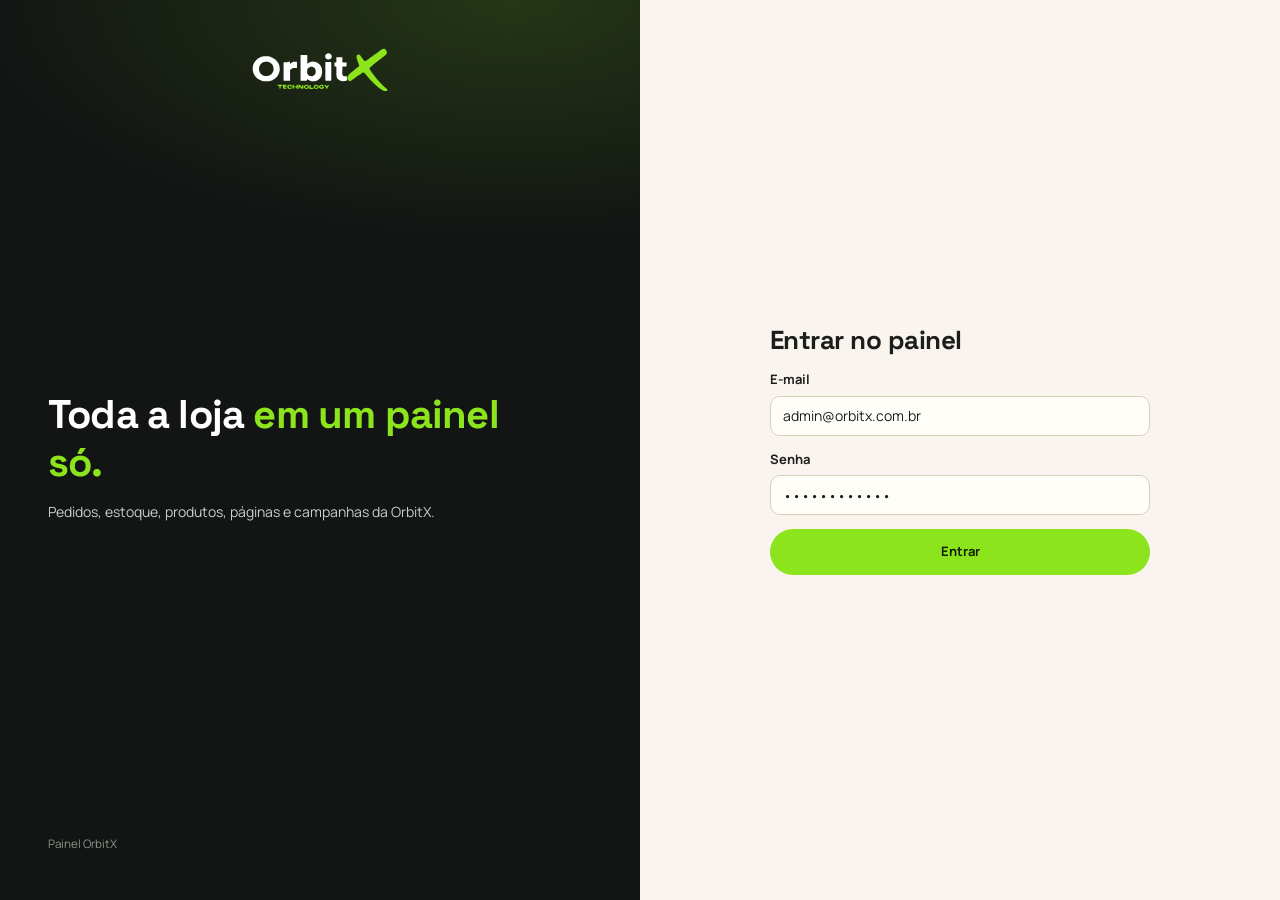
<file: admin/index.html>
<!doctype html>
<html lang="pt-BR" data-theme="light">
<head>
  <meta charset="utf-8">
  <meta name="viewport" content="width=device-width, initial-scale=1">
  <meta name="robots" content="noindex, nofollow">
  <title>OrbitX Admin</title>
  <link rel="icon" href="img/favicon.svg" type="image/svg+xml">
  <link rel="preconnect" href="https://fonts.googleapis.com">
  <link rel="preconnect" href="https://fonts.gstatic.com" crossorigin>
  <link href="https://fonts.googleapis.com/css2?family=Manrope:wght@400;500;600;700;800&family=Space+Grotesk:wght@500;600;700&display=swap" rel="stylesheet">
  <link rel="stylesheet" href="admin.css">
</head>
<body>
  <div id="app"></div>
  <noscript><p style="padding:24px">O painel precisa de JavaScript ativado.</p></noscript>
  <script src="config.js"></script>
  <script src="data.js"></script>
  <script src="app.js"></script>
</body>
</html>
</file>
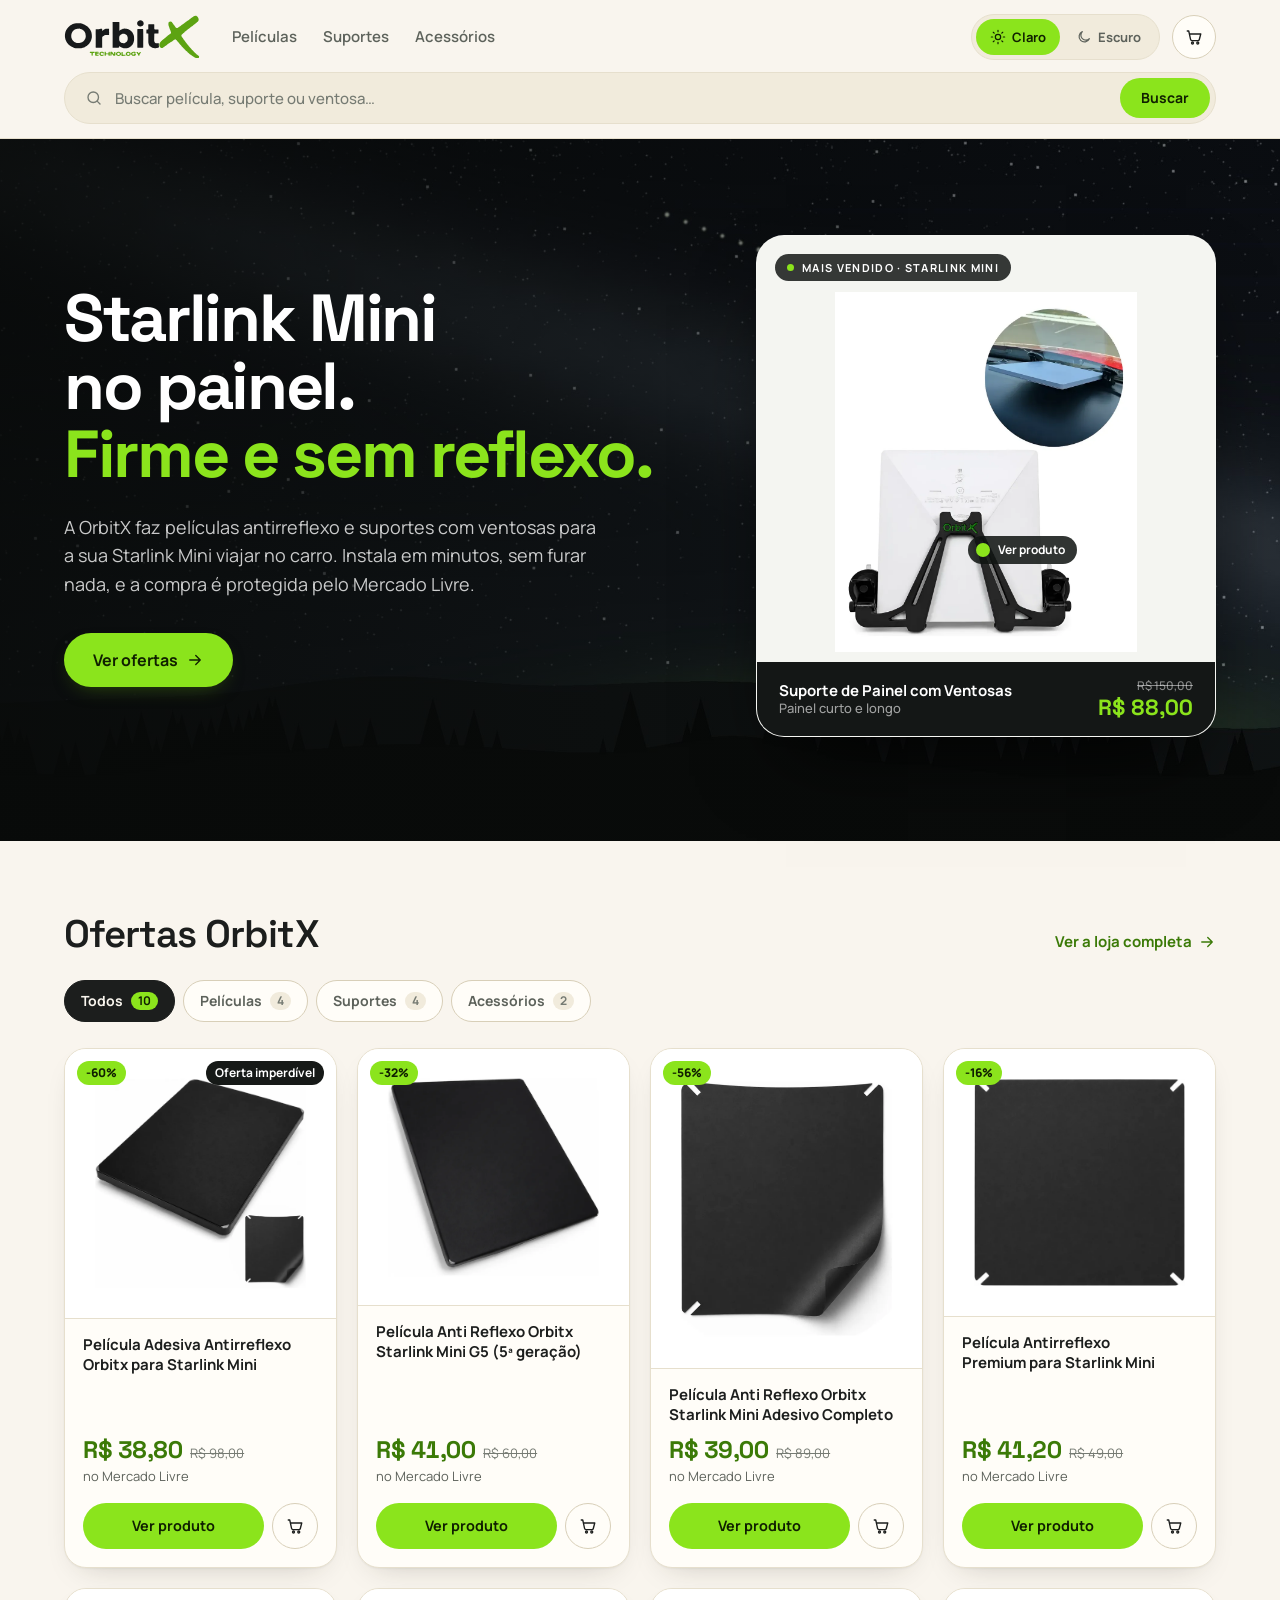
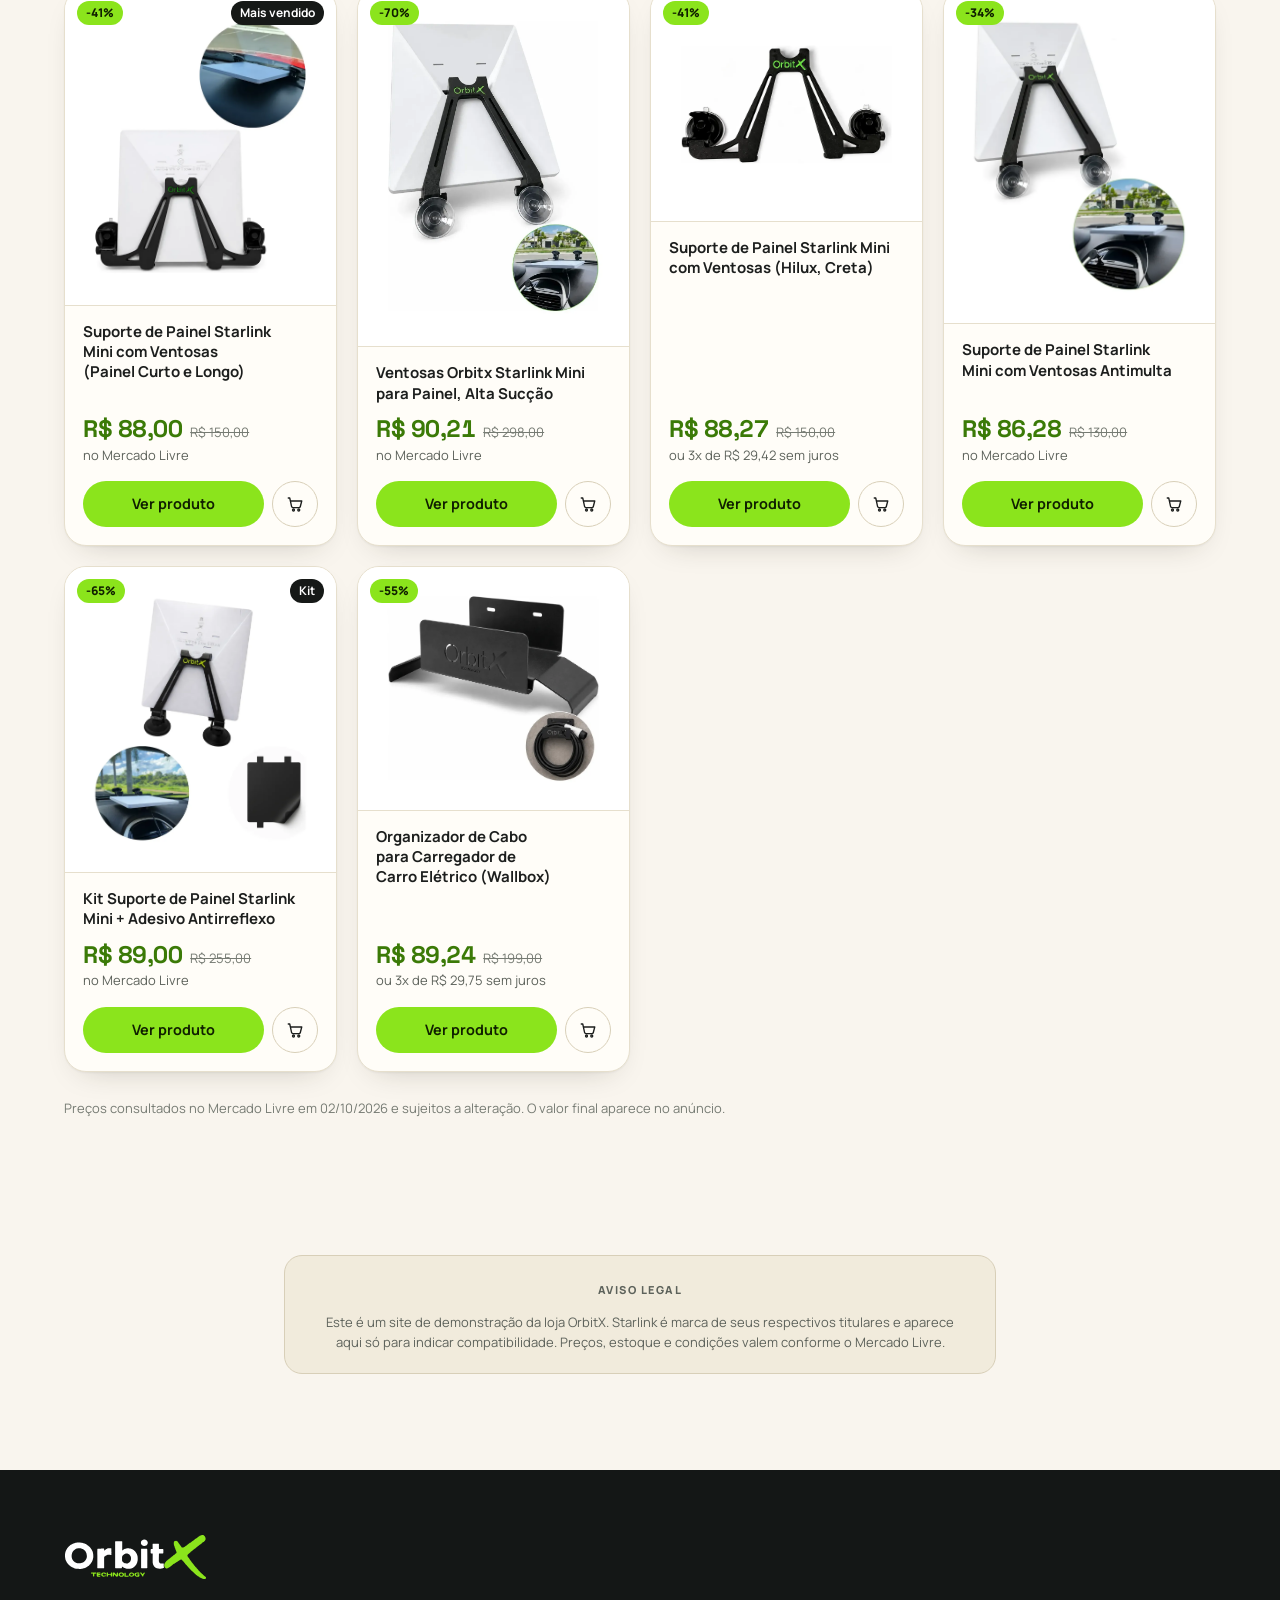
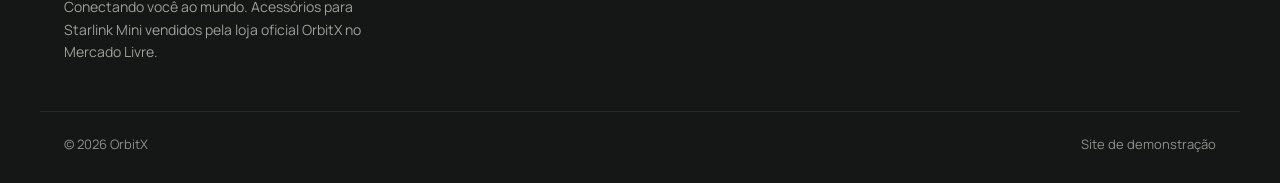
<file: site/index.html>
<!doctype html>
<html lang="pt-BR" data-theme="light" data-previa>
<head>
  <meta charset="utf-8">
  <meta name="viewport" content="width=device-width, initial-scale=1">
  <title>OrbitX | Acessórios para Starlink Mini</title>
  <meta name="description" content="Películas antirreflexo, suportes de painel e ventosas para Starlink Mini. Compre com segurança pelo Mercado Livre.">
  <meta name="theme-color" content="#f9f5ee">
  <link rel="icon" href="img/favicon.svg" type="image/svg+xml">
  <script>
    try { var t = localStorage.getItem("orbitx-tema"); if (t === "dark" || t === "light") document.documentElement.dataset.theme = t; } catch (e) {}
  </script>
  <link rel="preconnect" href="https://fonts.googleapis.com">
  <link rel="preconnect" href="https://fonts.gstatic.com" crossorigin>
  <link href="https://fonts.googleapis.com/css2?family=Manrope:wght@400;500;600;700;800&family=Space+Grotesk:wght@500;600;700&display=swap" rel="stylesheet">
  <link rel="stylesheet" href="styles.css?v=4">
</head>
<body>
  <svg width="0" height="0" style="position:absolute" aria-hidden="true">
    <symbol id="i-arrow" viewBox="0 0 24 24"><path d="M5 12h14M13 6l6 6-6 6"/></symbol>
    <symbol id="i-cart" viewBox="0 0 24 24"><path d="M3 4h2l2.4 11.2a2 2 0 0 0 2 1.6h7.7a2 2 0 0 0 2-1.5L21 8H6.2"/><circle cx="10" cy="20" r="1.3"/><circle cx="17" cy="20" r="1.3"/></symbol>
    <symbol id="i-search" viewBox="0 0 24 24"><circle cx="11" cy="11" r="7"/><path d="m20 20-3.5-3.5"/></symbol>
    <symbol id="i-sun" viewBox="0 0 24 24"><circle cx="12" cy="12" r="4"/><path d="M12 2v2M12 20v2M4.9 4.9l1.4 1.4M17.7 17.7l1.4 1.4M2 12h2M20 12h2M4.9 19.1l1.4-1.4M17.7 6.3l1.4-1.4"/></symbol>
    <symbol id="i-moon" viewBox="0 0 24 24"><path d="M20 14.5A8 8 0 1 1 9.5 4a6.5 6.5 0 0 0 10.5 10.5Z"/></symbol>
    <symbol id="i-truck" viewBox="0 0 24 24"><path d="M3 6h11v10H3zM14 9h4l3 3v4h-7"/><circle cx="7" cy="18" r="1.8"/><circle cx="17" cy="18" r="1.8"/></symbol>
    <symbol id="i-shield" viewBox="0 0 24 24"><path d="M12 3 4.5 6v6c0 4.4 3.2 7.8 7.5 9 4.3-1.2 7.5-4.6 7.5-9V6Z"/><path d="m8.8 12.2 2.2 2.2 4.4-4.6"/></symbol>
    <symbol id="i-card" viewBox="0 0 24 24"><rect x="3" y="5.5" width="18" height="13" rx="2.5"/><path d="M3 10h18M7 15h4"/></symbol>
    <symbol id="i-cup" viewBox="0 0 24 24"><path d="M5 19h14M7.5 19c0-3.5 2-5.5 4.5-5.5s4.5 2 4.5 5.5M12 13.5V5M9.5 5h5"/></symbol>
    <symbol id="i-car" viewBox="0 0 24 24"><path d="M4 16v-3.5l2-5A2 2 0 0 1 7.9 6h8.2a2 2 0 0 1 1.9 1.5l2 5V16M4 16h16M4 16v2.5M20 16v2.5M4 12.5h16"/></symbol>
    <symbol id="i-film" viewBox="0 0 24 24"><rect x="4" y="4" width="16" height="16" rx="2"/><path d="m4 9 5-5M4 15 15 4M9 20 20 9M15 20l5-5"/></symbol>
    <symbol id="i-plug" viewBox="0 0 24 24"><path d="M9 3v4M15 3v4M7 7h10v4a5 5 0 0 1-10 0zM12 16v5"/></symbol>
    <symbol id="i-close" viewBox="0 0 24 24"><path d="M6 6l12 12M18 6 6 18"/></symbol>
  </svg>

  <div class="announce so-completa" id="announce">
    <p><svg class="ico"><use href="#i-truck"/></svg> Frete grátis em diversos produtos, com a compra protegida pelo Mercado Livre</p>
    <button class="announce__close" type="button" aria-label="Fechar aviso"><svg class="ico"><use href="#i-close"/></svg></button>
  </div>

  <header class="header">
    <div class="wrap header__row">
      <a class="logo" href="#topo" aria-label="OrbitX Technology, início">
        <img class="logo--claro" src="img/logo-orbitx-claro.svg" alt="OrbitX Technology" width="152" height="49">
        <img class="logo--escuro" src="img/logo-orbitx.svg" alt="" width="152" height="49">
      </a>
      <nav class="nav" aria-label="Principal">
        <a href="#ofertas" data-filter-link="peliculas">Películas</a>
        <a href="#ofertas" data-filter-link="suportes">Suportes</a>
        <a href="#ofertas" data-filter-link="acessorios">Acessórios</a>
        <a class="so-completa" href="#instalar">Como instalar</a>
      </nav>
      <div class="header__tools">
        <div class="theme" role="group" aria-label="Aparência do site">
          <button type="button" class="theme__opt" data-theme-set="light" aria-pressed="true"><svg class="ico"><use href="#i-sun"/></svg><span>Claro</span></button>
          <button type="button" class="theme__opt" data-theme-set="dark" aria-pressed="false"><svg class="ico"><use href="#i-moon"/></svg><span>Escuro</span></button>
        </div>
        <a class="icon-btn" data-store-link href="#" target="_blank" rel="noopener" aria-label="Abrir a loja no Mercado Livre"><svg class="ico"><use href="#i-cart"/></svg></a>
      </div>
    </div>
    <div class="wrap">
      <form class="search" role="search">
        <svg class="ico"><use href="#i-search"/></svg>
        <input id="search" type="search" placeholder="Buscar película, suporte ou ventosa…" aria-label="Buscar produtos" autocomplete="off">
        <button class="btn btn--accent btn--sm" type="submit">Buscar</button>
      </form>
    </div>
  </header>

  <main id="topo">
    <section class="hero">
      <div class="wrap hero__grid">
        <div class="hero__copy">
          <h1>Starlink Mini no painel.<br><span>Firme e sem reflexo.</span></h1>
          <p class="hero__lead">A OrbitX faz películas antirreflexo e suportes com ventosas para a sua Starlink Mini viajar no carro. Instala em minutos, sem furar nada, e a compra é protegida pelo Mercado Livre.</p>
          <div class="hero__cta">
            <a class="btn btn--accent btn--lg" href="#ofertas">Ver ofertas <svg class="ico"><use href="#i-arrow"/></svg></a>
            <a class="btn btn--glass btn--lg so-completa" href="#uso">Escolher pelo uso</a>
          </div>
          <ul class="hero__chips so-completa">
            <li><svg class="ico"><use href="#i-truck"/></svg>Frete grátis em vários itens</li>
            <li><svg class="ico"><use href="#i-card"/></svg>Até 3x sem juros</li>
            <li><svg class="ico"><use href="#i-shield"/></svg>Compra garantida</li>
          </ul>
        </div>
        <a class="hero__card" data-product-link="5" href="#" target="_blank" rel="noopener">
          <span class="hero__tag"><span class="dot"></span>Mais vendido · Starlink Mini</span>
          <span class="hero__media"><img src="img/p5.webp" alt="Suporte de painel OrbitX com ventosas segurando uma Starlink Mini" width="1004" height="1200"></span>
          <span class="hero__hotspot"><span class="hero__pulse"></span>Ver produto</span>
          <span class="hero__foot">
            <span>Suporte de Painel com Ventosas<small>Painel curto e longo</small></span>
            <strong><s>R$ 150,00</s>R$ 88,00</strong>
          </span>
        </a>
      </div>
    </section>

    <section class="perks so-completa" aria-label="Vantagens">
      <div class="wrap perks__row">
        <div class="perk"><span class="perk__icon"><svg class="ico"><use href="#i-shield"/></svg></span><span><b>Compra garantida</b>pelo Mercado Livre</span></div>
        <div class="perk"><span class="perk__icon"><svg class="ico"><use href="#i-truck"/></svg></span><span><b>Frete grátis</b>em diversos produtos</span></div>
        <div class="perk"><span class="perk__icon"><svg class="ico"><use href="#i-card"/></svg></span><span><b>Até 3x</b>sem juros no cartão</span></div>
        <div class="perk"><span class="perk__icon"><svg class="ico"><use href="#i-cup"/></svg></span><span><b>Sem furos</b>fixação com ventosas</span></div>
      </div>
    </section>

    <section class="section" id="ofertas">
      <div class="wrap">
        <div class="section__head">
          <h2>Ofertas OrbitX</h2>
          <a class="link-more" data-store-link href="#" target="_blank" rel="noopener">Ver a loja completa <svg class="ico"><use href="#i-arrow"/></svg></a>
        </div>
        <div class="tabs" role="tablist" aria-label="Filtrar por categoria">
          <button class="tab is-active" type="button" role="tab" aria-selected="true" data-filter="todos">Todos <span>10</span></button>
          <button class="tab" type="button" role="tab" aria-selected="false" data-filter="peliculas">Películas <span>4</span></button>
          <button class="tab" type="button" role="tab" aria-selected="false" data-filter="suportes">Suportes <span>4</span></button>
          <button class="tab" type="button" role="tab" aria-selected="false" data-filter="acessorios">Acessórios <span>2</span></button>
        </div>
        <div class="grid" id="grid" aria-live="polite"></div>
        <div class="empty" id="empty" hidden>
          <p>Nenhum produto com esse nome.</p>
          <button class="btn btn--ghost btn--sm" type="button" id="clearSearch">Limpar a busca</button>
        </div>
        <p class="note">Preços consultados no Mercado Livre em 02/10/2026 e sujeitos a alteração. O valor final aparece no anúncio.</p>
      </div>
    </section>

    <section class="section section--flush so-completa">
      <div class="wrap spotlight">
        <a class="spotlight__media" data-product-link="9" href="#" target="_blank" rel="noopener">
          <span class="spotlight__tag"><span class="dot"></span>Kit completo</span>
          <img src="img/p9.webp" alt="Kit OrbitX com suporte de painel e película antirreflexo para Starlink Mini" loading="lazy">
          <span class="spotlight__price"><s>R$ 255,00</s>R$ 89,00<em>-65%</em></span>
        </a>
        <div class="spotlight__side">
          <h2>Suporte e película num pedido só</h2>
          <p>O kit junta o suporte de painel com ventosas e o adesivo antirreflexo. É o jeito mais simples de deixar a Starlink Mini pronta para a estrada.</p>
          <div class="mini-cards">
            <a class="mini" data-product-link="1" href="#" target="_blank" rel="noopener"><img src="img/p1.webp" alt="Película antirreflexo OrbitX" loading="lazy"><span>Película Antirreflexo</span><strong>R$ 38,80</strong></a>
            <a class="mini" data-product-link="6" href="#" target="_blank" rel="noopener"><img src="img/p6.webp" alt="Ventosas OrbitX de alta sucção" loading="lazy"><span>Ventosas de Alta Sucção</span><strong>R$ 90,21</strong></a>
          </div>
        </div>
      </div>
    </section>

    <section class="section section--flush so-completa" id="uso">
      <div class="wrap">
        <h2 class="section__title">Onde vai a sua Starlink?</h2>
        <div class="uses">
          <button class="use" type="button" data-filter-link="suportes">
            <span class="use__icon"><svg class="ico"><use href="#i-car"/></svg></span>
            <span class="use__kicker">Painel do carro</span>
            <span class="use__title">Suportes com ventosas</span>
            <span class="use__count">4 produtos</span>
            <span class="use__more">Ver suportes <svg class="ico"><use href="#i-arrow"/></svg></span>
          </button>
          <button class="use" type="button" data-filter-link="peliculas">
            <span class="use__icon"><svg class="ico"><use href="#i-film"/></svg></span>
            <span class="use__kicker">Para-brisa</span>
            <span class="use__title">Películas antirreflexo</span>
            <span class="use__count">4 produtos</span>
            <span class="use__more">Ver películas <svg class="ico"><use href="#i-arrow"/></svg></span>
          </button>
          <button class="use" type="button" data-filter-link="acessorios">
            <span class="use__icon"><svg class="ico"><use href="#i-cup"/></svg></span>
            <span class="use__kicker">Reposição</span>
            <span class="use__title">Ventosas de alta sucção</span>
            <span class="use__count">1 produto</span>
            <span class="use__more">Ver ventosas <svg class="ico"><use href="#i-arrow"/></svg></span>
          </button>
          <button class="use" type="button" data-filter-link="acessorios">
            <span class="use__icon"><svg class="ico"><use href="#i-plug"/></svg></span>
            <span class="use__kicker">Garagem</span>
            <span class="use__title">Carro elétrico</span>
            <span class="use__count">1 produto</span>
            <span class="use__more">Ver organizador <svg class="ico"><use href="#i-arrow"/></svg></span>
          </button>
        </div>

        <div class="stats">
          <div><b>10</b><span>produtos para Starlink Mini</span></div>
          <div><b>até 69%</b><span>de desconto na loja</span></div>
          <div><b>3x</b><span>sem juros no cartão</span></div>
          <div><b>0 furos</b><span>no painel do seu carro</span></div>
        </div>
      </div>
    </section>

    <section class="section section--paper so-completa" id="instalar">
      <div class="wrap">
        <h2 class="center">Instala em três passos</h2>
        <ol class="steps">
          <li><span class="step__n">1</span><b>Limpe o painel</b><p>Um pano úmido tira a poeira e a gordura do lugar das ventosas.</p></li>
          <li><span class="step__n">2</span><b>Fixe as ventosas</b><p>Pressione e trave. O suporte segura firme, sem cola e sem parafuso.</p></li>
          <li><span class="step__n">3</span><b>Encaixe a Starlink</b><p>A Mini entra no suporte e a película tira o brilho do para-brisa.</p></li>
        </ol>
      </div>
    </section>

    <section class="section so-completa">
      <div class="wrap">
        <div class="pro">
          <div class="pro__copy">
            <span class="pro__badge"><img src="img/favicon.svg" alt="" width="18" height="18">OrbitX na estrada</span>
            <h2>Feito para quem roda conectado.</h2>
            <p>Internet via satélite no carro só funciona se a antena ficar no lugar. A OrbitX desenha cada suporte para a Starlink Mini não escorregar nem em estrada de chão.</p>
            <a class="btn btn--accent btn--lg" href="#ofertas" data-filter-link="suportes">Ver os suportes <svg class="ico"><use href="#i-arrow"/></svg></a>
          </div>
          <div class="pro__cards">
            <div class="glass"><span class="glass__icon"><svg class="ico"><use href="#i-cup"/></svg></span><b>Ventosas de alta sucção</b><span>Seguram em painel curto ou longo.</span></div>
            <div class="glass"><span class="glass__icon"><svg class="ico"><use href="#i-film"/></svg></span><b>Sem reflexo</b><span>A película tira o brilho da antena.</span></div>
          </div>
        </div>
      </div>
    </section>

    <section class="section section--paper so-completa">
      <div class="wrap faq-wrap">
        <h2>Antes de comprar</h2>
        <div class="faq">
          <details><summary>Onde eu finalizo a compra?</summary><p>No Mercado Livre. Cada botão abre o anúncio oficial da OrbitX, com pagamento, frete e garantia do Mercado Livre.</p></details>
          <details><summary>O suporte serve no meu carro?</summary><p>Há versões para painel curto e longo, além de modelos pensados para Hilux e Creta. A compatibilidade completa está na descrição de cada anúncio.</p></details>
          <details><summary>Preciso furar o painel?</summary><p>Não. Os suportes fixam com ventosas e as películas são adesivas.</p></details>
          <details><summary>Tem película para a Starlink Mini G5?</summary><p>Sim, existe uma película específica para a 5ª geração da Starlink Mini.</p></details>
        </div>
      </div>
    </section>

    <section class="section section--legal">
      <div class="wrap">
        <div class="legal">
          <b>Aviso legal</b>
          <p>Este é um site de demonstração da loja OrbitX. Starlink é marca de seus respectivos titulares e aparece aqui só para indicar compatibilidade. Preços, estoque e condições valem conforme o Mercado Livre.</p>
        </div>
      </div>
    </section>
  </main>

  <footer class="footer">
    <div class="wrap footer__grid">
      <div class="footer__brand">
        <img src="img/logo-orbitx.svg" alt="OrbitX Technology" width="150" height="48">
        <p>Conectando você ao mundo. Acessórios para Starlink Mini vendidos pela loja oficial OrbitX no Mercado Livre.</p>
      </div>
      <div class="so-completa">
        <h3>Produtos</h3>
        <a href="#ofertas" data-filter-link="peliculas">Películas antirreflexo</a>
        <a href="#ofertas" data-filter-link="suportes">Suportes de painel</a>
        <a href="#ofertas" data-filter-link="acessorios">Ventosas e acessórios</a>
      </div>
      <div class="so-completa">
        <h3>Atendimento</h3>
        <a data-store-link href="#" target="_blank" rel="noopener">Loja no Mercado Livre</a>
        <a href="#instalar">Como instalar</a>
        <a href="#topo">Voltar ao topo</a>
      </div>
    </div>
    <div class="wrap footer__bottom">
      <span>© 2026 OrbitX</span>
      <span>Site de demonstração</span>
    </div>
  </footer>

  <script src="products.js?v=4"></script>
  <script src="app.js?v=4"></script>
</body>
</html>
</file>
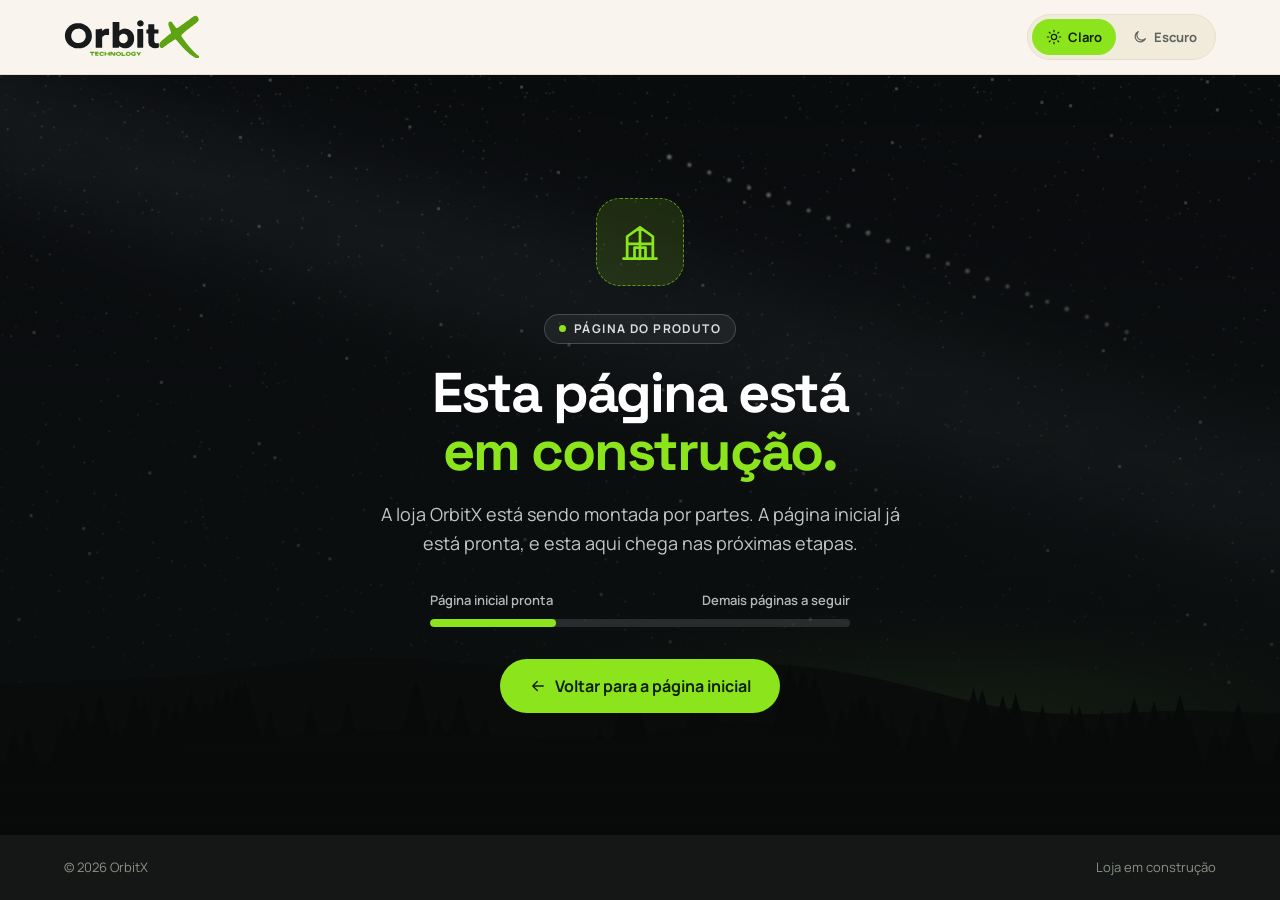
<file: site/em-construcao.html>
<!doctype html>
<html lang="pt-BR" data-theme="light">
<head>
  <meta charset="utf-8">
  <meta name="viewport" content="width=device-width, initial-scale=1">
  <title>Em construção | OrbitX</title>
  <meta name="robots" content="noindex">
  <meta name="theme-color" content="#f9f5ee">
  <link rel="icon" href="img/favicon.svg" type="image/svg+xml">
  <script>
    try { var t = localStorage.getItem("orbitx-tema"); if (t === "dark" || t === "light") document.documentElement.dataset.theme = t; } catch (e) {}
  </script>
  <link rel="preconnect" href="https://fonts.googleapis.com">
  <link rel="preconnect" href="https://fonts.gstatic.com" crossorigin>
  <link href="https://fonts.googleapis.com/css2?family=Manrope:wght@400;500;600;700;800&family=Space+Grotesk:wght@500;600;700&display=swap" rel="stylesheet">
  <link rel="stylesheet" href="styles.css?v=4">
</head>
<body class="obra">
  <svg width="0" height="0" style="position:absolute" aria-hidden="true">
    <symbol id="i-sun" viewBox="0 0 24 24"><circle cx="12" cy="12" r="4"/><path d="M12 2v2M12 20v2M4.9 4.9l1.4 1.4M17.7 17.7l1.4 1.4M2 12h2M20 12h2M4.9 19.1l1.4-1.4M17.7 6.3l1.4-1.4"/></symbol>
    <symbol id="i-moon" viewBox="0 0 24 24"><path d="M20 14.5A8 8 0 1 1 9.5 4a6.5 6.5 0 0 0 10.5 10.5Z"/></symbol>
    <symbol id="i-back" viewBox="0 0 24 24"><path d="M19 12H5M11 18l-6-6 6-6"/></symbol>
    <symbol id="i-obra" viewBox="0 0 24 24"><path d="M3 21h18M5 21V9l7-5 7 5v12M9 21v-6h6v6M5 13h14M12 4v17"/></symbol>
  </svg>

  <header class="header header--obra">
    <div class="wrap header__row">
      <a class="logo" href="./" aria-label="OrbitX Technology, página inicial">
        <img class="logo--claro" src="img/logo-orbitx-claro.svg" alt="OrbitX Technology" width="152" height="49">
        <img class="logo--escuro" src="img/logo-orbitx.svg" alt="" width="152" height="49">
      </a>
      <div class="header__tools">
        <div class="theme" role="group" aria-label="Aparência do site">
          <button type="button" class="theme__opt" data-theme-set="light" aria-pressed="true"><svg class="ico"><use href="#i-sun"/></svg><span>Claro</span></button>
          <button type="button" class="theme__opt" data-theme-set="dark" aria-pressed="false"><svg class="ico"><use href="#i-moon"/></svg><span>Escuro</span></button>
        </div>
      </div>
    </div>
  </header>

  <main class="obra__main">
    <div class="obra__box">
      <span class="obra__icon"><svg class="ico"><use href="#i-obra"/></svg></span>
      <span class="obra__chip"><span class="dot"></span><span id="pagina">Página do produto</span></span>
      <h1>Esta página está <span>em construção.</span></h1>
      <p>A loja OrbitX está sendo montada por partes. A página inicial já está pronta, e esta aqui chega nas próximas etapas.</p>
      <div class="obra__progress" aria-hidden="true">
        <div><span>Página inicial pronta</span><span>Demais páginas a seguir</span></div>
        <span class="obra__bar"><span></span></span>
      </div>
      <a class="btn btn--accent btn--lg" href="./"><svg class="ico"><use href="#i-back"/></svg>Voltar para a página inicial</a>
    </div>
  </main>

  <footer class="obra__foot">
    <div class="wrap"><span>© 2026 OrbitX</span><span>Loja em construção</span></div>
  </footer>

  <script>
    (function () {
      var nomes = { produto: "Página do produto", loja: "Loja completa", busca: "Busca", catalogo: "Catálogo" };
      var p = new URLSearchParams(location.search).get("pagina");
      if (nomes[p]) document.getElementById("pagina").textContent = nomes[p];
      var root = document.documentElement, meta = document.querySelector('meta[name="theme-color"]');
      function aplica(t) {
        root.dataset.theme = t;
        meta.content = t === "dark" ? "#0f1110" : "#f9f5ee";
        document.querySelectorAll("[data-theme-set]").forEach(function (b) { b.setAttribute("aria-pressed", b.dataset.themeSet === t); });
      }
      aplica(root.dataset.theme === "dark" ? "dark" : "light");
      document.querySelectorAll("[data-theme-set]").forEach(function (b) {
        b.addEventListener("click", function () { aplica(b.dataset.themeSet); try { localStorage.setItem("orbitx-tema", b.dataset.themeSet); } catch (e) {} });
      });
    })();
  </script>
</body>
</html>
</file>
<file: admin/admin.css>
/* Painel OrbitX: tokens do design "Admin OrbitX" no Claude Design (canvas OrbitX Loja). */
:root {
  --bg: #f9f5ee; --side: #f3eee3; --paper: #f1ebdc; --card: #fffdf8; --line: #e6dfcd; --line-strong: #d8cfb8;
  --text: #1c1e1d; --muted: #5d625b; --soft: #6c7169; --accent: #8be41c; --accent-ink: #102000; --accent-text: #3b7a07; --wash: #eef9dc;
  --header: rgba(249,245,238,.9); --shadow: 0 1px 2px rgba(40,35,20,.05), 0 12px 32px -22px rgba(40,35,20,.28);
  --ok-bg: #e3f3d0; --ok: #2f5f06; --info-bg: #dde9f7; --info: #1d4f86; --warn-bg: #f7ebd2; --warn: #7a4b05; --neutral-bg: #e8e6df; --neutral: #3e423c; --bad-bg: #f6dedb; --bad: #8a2416;
  --bar: #c5e99a;
  --display: "Space Grotesk", system-ui, sans-serif; --body: "Manrope", system-ui, -apple-system, "Segoe UI", sans-serif;
  color-scheme: light;
}
:root[data-theme="dark"] {
  --bg: #0f1110; --side: #121513; --paper: #151816; --card: #1a1d1b; --line: #262a27; --line-strong: #343a35;
  --text: #eef1ec; --muted: #a7ada4; --soft: #8d948a; --accent-text: #9be83a; --wash: #1d2b12;
  --header: rgba(15,17,16,.88); --shadow: 0 1px 2px rgba(0,0,0,.3), 0 14px 32px -22px rgba(0,0,0,.7);
  --ok-bg: #1f3510; --ok: #a9ec5c; --info-bg: #14263a; --info: #8cc0f5; --warn-bg: #352812; --warn: #f2c36b; --neutral-bg: #262a27; --neutral: #c9cec6; --bad-bg: #3a1915; --bad: #f39d90;
  --bar: #3c5a22;
  color-scheme: dark;
}

* { box-sizing: border-box; }
[hidden] { display: none !important; }
html, body { margin: 0; }
body { background: var(--bg); color: var(--text); font: 14px/1.5 var(--body); -webkit-font-smoothing: antialiased; transition: background-color .3s, color .3s; }
a { color: inherit; }
img { display: block; max-width: 100%; }
h1, h2, h3 { font-family: var(--display); letter-spacing: -0.02em; margin: 0; line-height: 1.2; }
h1 { font-size: 26px; }
h2 { font-size: 18px; }
h3 { font-size: 15px; }
button, input, select, textarea { font: inherit; color: inherit; }
::selection { background: var(--accent); color: var(--accent-ink); }
:focus-visible { outline: 2px solid var(--accent); outline-offset: 2px; }
.num { font-variant-numeric: tabular-nums; }
.muted { color: var(--muted); }
.soft { color: var(--soft); }
.sr { position: absolute; width: 1px; height: 1px; overflow: hidden; clip: rect(0 0 0 0); white-space: nowrap; }

/* Estrutura */
.shell { min-height: 100vh; display: flex; }
.side { width: 252px; flex: none; background: var(--side); border-right: 1px solid var(--line); padding: 18px 14px 24px; display: flex; flex-direction: column; gap: 18px; position: sticky; top: 0; height: 100vh; overflow-y: auto; }
.brand { display: flex; align-items: center; gap: 10px; padding: 0 8px; text-decoration: none; }
.brand img { height: 32px; width: auto; }
.pill-admin { font: 700 11px var(--body); letter-spacing: .1em; text-transform: uppercase; color: var(--accent-ink); background: var(--accent); padding: 3px 8px; border-radius: 999px; }
.nav-group { display: flex; flex-direction: column; gap: 2px; }
.nav-group > span:not(.nav-link) { font-weight: 800; font-size: 12px; letter-spacing: .08em; text-transform: uppercase; color: var(--text); padding: 0 10px 6px; }
.nav-link.off { opacity: .5; cursor: not-allowed; }
.nav-link.off:hover { background: none; color: var(--muted); }
.badge.badge--soon { white-space: nowrap; background: none; border: 1px solid var(--line-strong); color: var(--soft); font-size: 10px; padding: 1px 7px; }
.nav-link { display: flex; align-items: center; justify-content: space-between; gap: 8px; min-height: 38px; padding: 0 10px; border-radius: 10px; text-decoration: none; font-weight: 600; color: var(--muted); }
.nav-link:hover { color: var(--text); background: var(--paper); }
.nav-link.on { background: var(--wash); color: var(--accent-text); }
.nav-link > span { display: inline-flex; align-items: center; gap: 10px; }
.badge { font: 700 11px var(--body); padding: 2px 8px; border-radius: 999px; background: var(--accent); color: var(--accent-ink); }
.badge--beta { background: var(--warn-bg); color: var(--warn); text-transform: uppercase; letter-spacing: .06em; font-size: 10px; }
.ico { width: 18px; height: 18px; fill: none; stroke: currentColor; stroke-width: 1.8; stroke-linecap: round; stroke-linejoin: round; flex: none; }

.main { flex: 1; min-width: 0; display: flex; flex-direction: column; }
.top { position: sticky; top: 0; z-index: 30; display: flex; align-items: center; gap: 14px; flex-wrap: wrap; padding: 12px 28px; border-bottom: 1px solid var(--line); background: var(--header); backdrop-filter: blur(14px); }
.top .menu-btn { display: none; }
.search-global { flex: 1 1 260px; max-width: 460px; display: flex; align-items: center; gap: 10px; background: var(--paper); border: 1px solid var(--line); border-radius: 999px; padding: 0 16px; min-height: 42px; position: relative; }
.search-global input { flex: 1; min-width: 0; background: none; border: 0; outline: 0; font-weight: 500; }
.search-global:focus-within { border-color: var(--accent); }
.search-results { position: absolute; top: calc(100% + 6px); left: 0; right: 0; background: var(--card); border: 1px solid var(--line); border-radius: 14px; box-shadow: var(--shadow); padding: 6px; max-height: 360px; overflow: auto; }
.search-results a { display: flex; justify-content: space-between; gap: 10px; padding: 8px 10px; border-radius: 8px; text-decoration: none; }
.search-results a:hover, .search-results a:focus { background: var(--paper); outline: 0; }
.top-right { margin-left: auto; display: flex; align-items: center; gap: 12px; flex-wrap: wrap; }
.seg { display: flex; gap: 2px; padding: 4px; border-radius: 999px; background: var(--paper); border: 1px solid var(--line); }
.seg button { min-height: 32px; padding: 0 14px; border-radius: 999px; border: 0; cursor: pointer; font-weight: 700; font-size: 13px; background: transparent; color: var(--muted); }
.seg button[aria-pressed="true"] { background: var(--text); color: var(--bg); }
.me { display: flex; align-items: center; gap: 10px; line-height: 1.2; }
.avatar { width: 36px; height: 36px; border-radius: 50%; display: grid; place-items: center; background: var(--wash); color: var(--accent-text); font: 700 13px var(--display); flex: none; }
.me small { display: block; color: var(--soft); font-size: 12px; }

.content { padding: 26px 28px 60px; max-width: 1320px; width: 100%; display: flex; flex-direction: column; gap: 22px; }
.head { display: flex; align-items: flex-end; justify-content: space-between; gap: 16px; flex-wrap: wrap; }
.head p { margin: 4px 0 0; color: var(--muted); }
.head .actions { display: flex; gap: 8px; flex-wrap: wrap; }
.crumb { font-size: 13px; color: var(--soft); text-decoration: none; display: inline-flex; gap: 6px; margin-bottom: 6px; }
.crumb:hover { color: var(--text); }

/* Botões */
.btn { display: inline-flex; align-items: center; justify-content: center; gap: 8px; min-height: 40px; padding: 0 16px; border-radius: 999px; border: 1px solid var(--line-strong); background: var(--card); font-weight: 700; font-size: 13px; cursor: pointer; text-decoration: none; white-space: nowrap; transition: transform .15s, filter .15s, border-color .15s; }
.btn:hover { border-color: var(--text); }
.btn--accent { background: var(--accent); color: var(--accent-ink); border-color: transparent; }
.btn--accent:hover { filter: brightness(1.05); border-color: transparent; transform: translateY(-1px); }
.btn--dark { background: var(--text); color: var(--bg); border-color: transparent; }
.btn--danger { color: var(--bad); }
.btn--danger:hover { border-color: var(--bad); }
.btn--sm { min-height: 32px; padding: 0 12px; font-size: 12px; }
.btn--icon { width: 36px; padding: 0; min-height: 36px; }
.chip { min-height: 36px; padding: 0 14px; border-radius: 999px; cursor: pointer; font-weight: 700; font-size: 13px; border: 1px solid var(--line-strong); background: var(--card); color: var(--muted); display: inline-flex; align-items: center; gap: 6px; }
.chip.on { background: var(--text); color: var(--bg); border-color: var(--text); }
.chip .n { font-size: 11px; padding: 1px 7px; border-radius: 999px; background: var(--paper); color: var(--soft); }
.chip.on .n { background: var(--accent); color: var(--accent-ink); }
.chip { text-decoration: none; }
.btn--icon.btn--sm { width: 30px; min-height: 30px; }
.chips { display: flex; gap: 8px; flex-wrap: wrap; }

/* Cartões e grids */
.card { background: var(--card); border: 1px solid var(--line); border-radius: 18px; box-shadow: var(--shadow); }
.card-pad { padding: 20px; }
.card-head { display: flex; justify-content: space-between; align-items: center; gap: 12px; padding: 18px 20px; flex-wrap: wrap; }
.card-head a { font-weight: 700; color: var(--accent-text); text-decoration: none; }
.grid-kpi { display: grid; grid-template-columns: repeat(auto-fit, minmax(min(210px, 100%), 1fr)); gap: 16px; }
.grid-2 { display: grid; grid-template-columns: repeat(auto-fit, minmax(min(420px, 100%), 1fr)); gap: 16px; }
.grid-form { display: grid; grid-template-columns: minmax(0, 2fr) minmax(0, 1fr); gap: 16px; align-items: start; }
.stack { display: flex; flex-direction: column; gap: 16px; }
.kpi { padding: 18px 20px; display: flex; flex-direction: column; gap: 4px; }
.kpi > span { color: var(--muted); font-weight: 600; }
.kpi b { font: 700 27px var(--display); letter-spacing: -0.02em; font-variant-numeric: tabular-nums; }
.delta { font-weight: 700; font-size: 13px; }
.delta.up { color: var(--accent-text); }
.delta.down { color: var(--bad); }
.delta em { font-style: normal; color: var(--soft); font-weight: 500; }

.chart { height: 220px; display: flex; align-items: flex-end; gap: 4px; padding-bottom: 6px; border-bottom: 1px solid var(--line); margin-top: 16px; }
.chart div { flex: 1; min-width: 3px; border-radius: 6px 6px 2px 2px; background: var(--bar); position: relative; }
.chart div:last-child, .chart div:hover { background: var(--accent); }
.chart-axis { display: flex; justify-content: space-between; color: var(--soft); font-size: 12px; margin-top: 8px; }
.hbar { display: grid; grid-template-columns: minmax(0, 1fr) 90px; gap: 6px 12px; align-items: center; }
.hbar .track { grid-column: 1 / -1; height: 8px; border-radius: 999px; background: var(--paper); overflow: hidden; }
.hbar .track i { display: block; height: 100%; background: var(--accent); border-radius: 999px; }

/* Tabelas */
.table-box { overflow-x: auto; }
table { width: 100%; border-collapse: collapse; }
th { text-align: left; color: var(--soft); font-size: 11px; text-transform: uppercase; letter-spacing: .06em; font-weight: 700; padding: 10px 16px; border-top: 1px solid var(--line); white-space: nowrap; }
td { padding: 11px 16px; border-top: 1px solid var(--line); vertical-align: middle; }
tr.row-link { cursor: pointer; }
tr.row-link:hover td { background: var(--paper); }
td.r, th.r { text-align: right; white-space: nowrap; }
td small.soft { white-space: nowrap; }
.thumb { width: 42px; height: 42px; object-fit: contain; background: #fff; border-radius: 10px; border: 1px solid var(--line); flex: none; }
.cell-prod { display: flex; align-items: center; gap: 12px; min-width: 260px; }
.cell-prod b { display: block; font-weight: 700; line-height: 1.3; }
.cell-prod small { color: var(--soft); }
.empty { padding: 40px 20px; text-align: center; color: var(--muted); }
.toolbar { display: flex; gap: 10px; flex-wrap: wrap; align-items: center; padding: 14px 16px; }
.toolbar .search-global { max-width: 340px; min-height: 38px; }
.bulk { display: flex; gap: 8px; align-items: center; padding: 10px 16px; background: var(--wash); border-top: 1px solid var(--line); flex-wrap: wrap; font-weight: 700; }

/* Status */
.st { display: inline-block; padding: 3px 10px; border-radius: 999px; font-weight: 700; font-size: 12px; white-space: nowrap; }
.st-ok { background: var(--ok-bg); color: var(--ok); }
.st-info { background: var(--info-bg); color: var(--info); }
.st-warn { background: var(--warn-bg); color: var(--warn); }
.st-neutral { background: var(--neutral-bg); color: var(--neutral); }
.st-bad { background: var(--bad-bg); color: var(--bad); }

/* Formulários */
.field { display: flex; flex-direction: column; gap: 6px; }
.field > label, .label { font-weight: 700; font-size: 13px; }
.field small, .hint { color: var(--soft); font-size: 12px; }
.input, select.input, textarea.input { width: 100%; min-height: 40px; padding: 8px 12px; border-radius: 10px; border: 1px solid var(--line-strong); background: var(--card); outline: 0; }
textarea.input { min-height: 96px; resize: vertical; }
.input:focus { border-color: var(--accent); box-shadow: 0 0 0 3px color-mix(in srgb, var(--accent) 25%, transparent); }
.row { display: grid; grid-template-columns: repeat(auto-fit, minmax(min(160px, 100%), 1fr)); gap: 14px; }
.form { display: flex; flex-direction: column; gap: 14px; }
.prefix { display: flex; align-items: center; border: 1px solid var(--line-strong); border-radius: 10px; background: var(--card); overflow: hidden; }
.prefix span { padding: 0 10px; color: var(--soft); border-right: 1px solid var(--line); align-self: stretch; display: grid; place-items: center; background: var(--paper); }
.prefix input { border: 0; border-radius: 0; min-height: 38px; }
.prefix:focus-within { border-color: var(--accent); }
.switch { display: inline-flex; align-items: center; gap: 10px; cursor: pointer; font-weight: 600; }
.switch input { appearance: none; width: 40px; height: 24px; border-radius: 999px; background: var(--line-strong); position: relative; cursor: pointer; transition: background .2s; margin: 0; flex: none; }
.switch input::after { content: ""; position: absolute; top: 3px; left: 3px; width: 18px; height: 18px; border-radius: 50%; background: #fff; transition: transform .2s; box-shadow: 0 1px 2px rgba(0,0,0,.25); }
.switch input:checked { background: var(--accent); }
.switch input:checked::after { transform: translateX(16px); }
.check { width: 18px; height: 18px; accent-color: var(--accent); cursor: pointer; }
.list-plain { display: flex; flex-direction: column; }
.list-plain > div { display: flex; align-items: center; gap: 12px; padding: 12px 20px; border-top: 1px solid var(--line); flex-wrap: wrap; }
.list-plain > div > .grow { flex: 1; min-width: 180px; }
.seo-preview { border: 1px solid var(--line); border-radius: 12px; padding: 14px; background: var(--paper); }
.seo-preview b { color: #1a4fb5; font-weight: 600; display: block; }
:root[data-theme="dark"] .seo-preview b { color: #8ab4f8; }
.seo-preview span { color: var(--accent-text); font-size: 12px; }
.seo-preview p { margin: 4px 0 0; color: var(--muted); font-size: 13px; }

/* Editor de texto */
.rte { border: 1px solid var(--line-strong); border-radius: 12px; overflow: hidden; background: var(--card); }
.rte-bar { display: flex; gap: 4px; padding: 6px; border-bottom: 1px solid var(--line); background: var(--paper); flex-wrap: wrap; }
.rte-bar button { min-width: 34px; min-height: 32px; border-radius: 8px; border: 0; background: transparent; cursor: pointer; font-weight: 700; }
.rte-bar button:hover { background: var(--card); }
.rte-body { min-height: 260px; padding: 16px 18px; outline: 0; line-height: 1.65; }
.rte-body h2, .rte-body h3 { margin: 12px 0 6px; }

/* Timeline, avaliações */
.timeline { list-style: none; margin: 0; padding: 0 20px 18px; display: flex; flex-direction: column; gap: 14px; }
.timeline li { display: grid; grid-template-columns: 12px 1fr; gap: 12px; }
.timeline li::before { content: ""; width: 10px; height: 10px; border-radius: 50%; background: var(--accent); margin-top: 6px; box-shadow: 0 0 0 4px var(--wash); }
.timeline small { display: block; color: var(--soft); }
.stars { color: #e0a100; letter-spacing: 1px; white-space: nowrap; }
.review { padding: 16px 20px; border-top: 1px solid var(--line); display: flex; flex-direction: column; gap: 6px; }
.review-reply { margin-top: 6px; padding: 10px 12px; border-radius: 10px; background: var(--paper); font-size: 13px; }
.sec-row { display: flex; align-items: center; gap: 10px; padding: 10px 16px; border-top: 1px solid var(--line); }
.sec-row .grow { flex: 1; font-weight: 600; }
.handle { color: var(--soft); }
.mini-site { border: 1px solid var(--line); border-radius: 14px; overflow: hidden; background: var(--bg); }
.mini-top { background: var(--accent); color: var(--accent-ink); font-size: 11px; font-weight: 700; text-align: center; padding: 6px 10px; }
.mini-hero { padding: 26px 22px; background: #121514; color: #fff; display: grid; grid-template-columns: 1.2fr .8fr; gap: 14px; align-items: center; }
.mini-hero small { color: var(--accent); font-weight: 700; text-transform: uppercase; letter-spacing: .08em; font-size: 10px; }
.mini-hero h3 { font-size: 20px; margin: 6px 0; color: #fff; }
.mini-hero p { margin: 0 0 12px; font-size: 12px; color: #c9cec6; }
.mini-hero img { background: #f9f5ee; border-radius: 12px; padding: 8px; }
.mini-secs { display: flex; flex-direction: column; gap: 6px; padding: 12px; }
.mini-secs span { display: block; padding: 8px 10px; border-radius: 8px; background: var(--card); border: 1px dashed var(--line-strong); font-size: 12px; color: var(--muted); }

/* Galeria, cartões, templates */
.grid-cards { display: grid; grid-template-columns: repeat(auto-fill, minmax(min(260px, 100%), 1fr)); gap: 16px; }
.gallery { align-items: start; display: grid; grid-template-columns: repeat(auto-fill, minmax(min(170px, 100%), 1fr)); gap: 14px; }
.media { padding: 0; overflow: hidden; cursor: pointer; text-align: left; display: flex; flex-direction: column; transition: border-color .15s, transform .15s; }
.media:hover { border-color: var(--accent); transform: translateY(-2px); }
.media-img { aspect-ratio: 1; background: #fff; display: grid; place-items: center; padding: 14px; border-bottom: 1px solid var(--line); }
.media-img img { width: 100%; height: 100%; object-fit: contain; }
.media-cap { padding: 10px 12px; display: flex; flex-direction: column; min-width: 0; }
.media-cap b { font-size: 13px; white-space: nowrap; overflow: hidden; text-overflow: ellipsis; }
.tpl { height: 170px; padding: 0 18px 18px; display: flex; flex-direction: column; gap: 10px; border-bottom: 1px solid var(--line); }
.tpl--big { height: 300px; border-radius: 12px; border: 1px solid var(--line); }
.tpl span { display: block; border-radius: 6px; }
.tpl-bar { height: 12px; margin: 0 -18px; border-radius: 0 !important; }
.tpl-h { height: 14px; width: 60%; margin-top: 8px; }
.tpl-p { height: 8px; width: 80%; opacity: .35; }
.tpl-grid { display: grid !important; grid-template-columns: repeat(4, 1fr); gap: 8px; flex: 1; }
.tpl-grid i { border-radius: 6px; background: currentColor; opacity: .12; }
.tpl-btn { width: 70px; height: 16px; border-radius: 999px !important; }
code { font-family: ui-monospace, "SFMono-Regular", Menlo, monospace; font-size: 12px; background: var(--paper); padding: 2px 6px; border-radius: 6px; }

/* Drawer / modal / toast */
.overlay { position: fixed; inset: 0; background: rgba(10,12,11,.45); z-index: 60; display: flex; justify-content: center; align-items: flex-start; padding: 8vh 16px 16px; overflow-y: auto; }
.modal { width: 100%; max-width: 520px; background: var(--card); border: 1px solid var(--line); border-radius: 20px; box-shadow: 0 30px 80px -30px rgba(0,0,0,.6); }
.modal header { display: flex; justify-content: space-between; align-items: center; padding: 18px 20px; border-bottom: 1px solid var(--line); }
.modal .body { padding: 20px; }
.modal footer { display: flex; justify-content: flex-end; gap: 8px; padding: 14px 20px; border-top: 1px solid var(--line); }
.toast { position: fixed; bottom: 22px; left: 50%; transform: translateX(-50%); background: var(--text); color: var(--bg); padding: 11px 18px; border-radius: 999px; font-weight: 700; z-index: 80; box-shadow: 0 12px 30px -10px rgba(0,0,0,.5); display: flex; gap: 10px; align-items: center; }
.toast::before { content: ""; width: 8px; height: 8px; border-radius: 50%; background: var(--accent); }
.demo-note { font-size: 12px; color: var(--soft); padding: 0 10px; margin-top: auto; }
.demo-note button { background: none; border: 0; padding: 0; color: var(--accent-text); font-weight: 700; cursor: pointer; text-decoration: underline; }

/* Login */
.login { min-height: 100vh; display: grid; grid-template-columns: 1fr 1fr; }
.login-art { background: #121514 radial-gradient(900px 400px at 80% 0%, rgba(139,228,28,.16), transparent 60%); color: #fff; padding: 48px; display: flex; flex-direction: column; justify-content: space-between; }
.login-art h2 { font-size: 40px; max-width: 460px; }
.login-art h2 span { color: var(--accent); }
.login-art p { color: #c9cec6; max-width: 420px; }
.login-form { display: grid; place-items: center; padding: 32px 20px; }
.login-form .form { width: 100%; max-width: 380px; }

/* Responsivo */
@media (max-width: 1000px) {
  .grid-form { grid-template-columns: 1fr; }
}
@media (max-width: 860px) {
  .side { position: fixed; z-index: 70; left: 0; top: 0; transform: translateX(-100%); transition: transform .25s; visibility: hidden; }
  .side.open { transform: none; visibility: visible; box-shadow: 0 0 60px rgba(0,0,0,.4); }
  .top-right > a.btn { display: none; }
  .top .menu-btn { display: inline-flex; }
  .top { padding: 10px 16px; }
  .content { padding: 20px 16px 48px; }
  .me div { display: none; }
  .login { grid-template-columns: 1fr; }
  .login-art { display: none; }
  .mini-hero { grid-template-columns: 1fr; }
}

@media print {
  .side, .top, .head .actions, .demo-note, form.toolbar { display: none !important; }
  body { background: #fff; color: #000; }
  .card { box-shadow: none; }
}
</file>
<file: site/styles.css>
/* Tokens: vêm do canvas "OrbitX Loja" no Claude Design (LIGHT e DARK). */
:root {
  --bg: #f9f5ee;
  --paper: #f1ebdc;
  --card: #fffdf8;
  --tile: #ffffff;
  --line: #e6dfcd;
  --line-strong: #d8cfb8;
  --text: #1c1e1d;
  --muted: #5d625b;
  --soft: #767b73;
  --accent: #8be41c;
  --accent-ink: #102000;
  --accent-text: #3b7a07;
  --accent-wash: #eef9dc;
  --header-bg: rgba(249, 245, 238, .9);
  --shadow: 0 1px 2px rgba(40, 35, 20, .05), 0 12px 32px -18px rgba(40, 35, 20, .28);
  --shadow-lift: 0 2px 4px rgba(40, 35, 20, .06), 0 24px 48px -22px rgba(40, 35, 20, .38);
  --radius: 22px;
  --radius-lg: 28px;
  --wrap: 1200px;
  --display: "Space Grotesk", "Manrope", system-ui, sans-serif;
  --body: "Manrope", system-ui, -apple-system, "Segoe UI", sans-serif;
  --ease: cubic-bezier(.16, 1, .3, 1);
  color-scheme: light;
}
:root[data-theme="dark"] {
  --bg: #0f1110;
  --paper: #151816;
  --card: #1a1d1b;
  --line: #262a27;
  --line-strong: #343a35;
  --text: #eef1ec;
  --muted: #a7ada4;
  --soft: #8d948a;
  --accent-text: #9be83a;
  --accent-wash: #1d2b12;
  --header-bg: rgba(15, 17, 16, .88);
  --shadow: 0 1px 2px rgba(0, 0, 0, .3), 0 14px 32px -18px rgba(0, 0, 0, .7);
  --shadow-lift: 0 2px 4px rgba(0, 0, 0, .35), 0 26px 52px -22px rgba(0, 0, 0, .85);
  color-scheme: dark;
}

/* Base */
* { box-sizing: border-box; }
html { scroll-behavior: smooth; scroll-padding-top: 150px; scrollbar-color: var(--line-strong) var(--bg); }
body { margin: 0; background: var(--bg); color: var(--text); font: 16px/1.6 var(--body); -webkit-font-smoothing: antialiased; transition: background-color .35s var(--ease), color .35s var(--ease); }
img { max-width: 100%; display: block; }
a { color: inherit; text-decoration: none; }
h1, h2, h3 { font-family: var(--display); font-weight: 600; line-height: 1.08; letter-spacing: -0.025em; margin: 0; text-wrap: balance; }
h2 { font-size: clamp(1.8rem, 3vw, 2.5rem); }
p { text-wrap: pretty; }
.wrap { max-width: var(--wrap); margin: 0 auto; padding: 0 24px; }
.center { text-align: center; }
::selection { background: var(--accent); color: var(--accent-ink); }
input { caret-color: var(--accent-text); }
:focus-visible { outline: 2px solid var(--accent-text); outline-offset: 3px; border-radius: 8px; }
.ico { width: 18px; height: 18px; flex: none; fill: none; stroke: currentColor; stroke-width: 1.8; stroke-linecap: round; stroke-linejoin: round; }
.dot { width: 7px; height: 7px; border-radius: 50%; background: var(--accent); flex: none; }

/* Botões */
.btn { display: inline-flex; align-items: center; justify-content: center; gap: 8px; min-height: 46px; padding: 12px 22px; border-radius: 999px; font: 700 .9rem/1 var(--body); border: 1px solid transparent; cursor: pointer; transition: transform .25s var(--ease), filter .2s, background-color .2s, border-color .2s; }
.btn .ico { transition: transform .25s var(--ease); }
.btn:hover { transform: translateY(-1px); }
.btn:hover .ico { transform: translateX(3px); }
.btn:active { transform: scale(.98); }
.btn--accent { background: var(--accent); color: var(--accent-ink); }
.btn--accent:hover { filter: brightness(1.06); }
.btn--lg { min-height: 54px; padding: 15px 28px; font-size: 1rem; }
.hero .btn--accent, .pro .btn--accent { box-shadow: 0 8px 20px -10px rgba(70, 120, 10, .7); }
.btn--ghost { border-color: var(--line-strong); color: var(--text); background: var(--card); }
.btn--ghost:hover { border-color: var(--text); }
.btn--glass { border-color: rgba(255, 255, 255, .24); color: #fff; background: rgba(255, 255, 255, .06); }
.btn--glass:hover { border-color: rgba(255, 255, 255, .5); background: rgba(255, 255, 255, .1); }
.btn--sm { min-height: 40px; padding: 9px 20px; font-size: .875rem; }

/* Aviso do topo */
.announce { position: relative; background: var(--accent); color: var(--accent-ink); font-size: .8125rem; font-weight: 700; text-align: center; padding: 9px 48px; }
.announce p { margin: 0; display: inline-flex; align-items: center; gap: 8px; }
.announce .ico { width: 16px; height: 16px; }
.announce__close { position: absolute; right: 10px; top: 50%; transform: translateY(-50%); width: 32px; height: 32px; display: grid; place-items: center; background: none; border: 0; color: inherit; cursor: pointer; border-radius: 50%; }
.announce__close:hover { background: rgba(0, 0, 0, .08); }

/* Cabeçalho */
.header { position: sticky; top: 0; z-index: 30; background: var(--header-bg); backdrop-filter: blur(14px); -webkit-backdrop-filter: blur(14px); border-bottom: 1px solid var(--line); transition: background-color .35s var(--ease); }
.header__row { display: flex; align-items: center; gap: 32px; padding-top: 14px; padding-bottom: 12px; }
.logo { flex: none; display: block; }
.logo img { height: 44px; width: auto; }
.logo--escuro { display: none !important; }
[data-theme="dark"] .logo--claro { display: none !important; }
[data-theme="dark"] .logo--escuro { display: block !important; }
.nav { display: flex; gap: 26px; font-size: .9375rem; font-weight: 600; }
.nav a { position: relative; padding: 6px 0; color: var(--muted); transition: color .2s; }
.nav a::after { content: ""; position: absolute; left: 0; right: 0; bottom: 0; height: 2px; border-radius: 2px; background: var(--accent); transform: scaleX(0); transform-origin: left; transition: transform .3s var(--ease); }
.nav a:hover { color: var(--text); }
.nav a:hover::after { transform: scaleX(1); }
.header__tools { margin-left: auto; display: flex; align-items: center; gap: 12px; }
.theme { display: flex; gap: 2px; padding: 4px; border-radius: 999px; background: var(--paper); border: 1px solid var(--line); }
.theme__opt { display: inline-flex; align-items: center; gap: 6px; min-height: 36px; padding: 6px 14px; border-radius: 999px; border: 0; background: transparent; font: 700 .8125rem/1 var(--body); color: var(--muted); cursor: pointer; transition: background-color .25s var(--ease), color .2s; }
.theme__opt .ico { width: 16px; height: 16px; }
.theme__opt:hover { color: var(--text); }
.theme__opt[aria-pressed="true"] { background: var(--accent); color: var(--accent-ink); }
.icon-btn { width: 44px; height: 44px; display: grid; place-items: center; border-radius: 50%; border: 1px solid var(--line-strong); background: var(--card); color: var(--text); transition: border-color .2s, transform .25s var(--ease); }
.icon-btn:hover { border-color: var(--text); transform: translateY(-1px); }
.search { display: flex; align-items: center; gap: 10px; margin-bottom: 14px; background: var(--paper); border: 1px solid var(--line); border-radius: 999px; padding: 5px 5px 5px 20px; transition: border-color .2s, box-shadow .2s; }
.search > .ico { color: var(--soft); }
.search input { flex: 1; min-width: 0; background: none; border: 0; outline: 0; color: var(--text); font: 500 .9375rem var(--body); }
.search input::placeholder { color: var(--soft); }
.search:focus-within { border-color: var(--accent-text); box-shadow: 0 0 0 4px var(--accent-wash); }

/* Topo noturno */
.hero { position: relative; color: #fff; padding: 96px 0 104px; background-color: #121514; background-image: linear-gradient(90deg, rgba(8, 10, 9, .84) 0%, rgba(8, 10, 9, .45) 55%, rgba(8, 10, 9, .12) 100%), url("img/hero-noite.jpg"); background-size: cover; background-position: center 60%; }
.hero__grid { display: flex; flex-wrap: wrap; gap: 64px; align-items: center; }
.hero__copy { flex: 1 1 500px; min-width: 0; }
.hero h1 { font-size: clamp(2.625rem, 5.2vw, 4.375rem); font-weight: 700; line-height: 1.02; letter-spacing: -0.035em; }
.hero h1 span { color: var(--accent); }
.hero__lead { color: rgba(255, 255, 255, .78); font-size: 1.125rem; max-width: 540px; margin: 24px 0 34px; }
.hero__cta { display: flex; gap: 12px; flex-wrap: wrap; }
.hero__chips { list-style: none; padding: 0; margin: 30px 0 0; display: flex; flex-wrap: wrap; gap: 10px; }
.hero__chips li { display: inline-flex; align-items: center; gap: 8px; font-size: .8125rem; font-weight: 600; color: rgba(255, 255, 255, .86); border: 1px solid rgba(255, 255, 255, .16); border-radius: 999px; padding: 7px 14px; background: rgba(255, 255, 255, .05); }
.hero__chips .ico { width: 16px; height: 16px; color: var(--accent); }
.hero__card { flex: 0 1 460px; min-width: 0; position: relative; display: block; border-radius: var(--radius-lg); overflow: hidden; background: #f4f5f1; border: 1px solid rgba(255, 255, 255, .14); box-shadow: 0 40px 80px -30px rgba(0, 0, 0, .85); transition: transform .4s var(--ease); }
.hero__card:hover { transform: translateY(-4px); }
.hero__tag { position: absolute; top: 18px; left: 18px; z-index: 2; display: inline-flex; align-items: center; gap: 8px; font: 700 .6875rem/1 var(--body); letter-spacing: .12em; text-transform: uppercase; color: #fff; background: rgba(16, 20, 18, .84); padding: 8px 12px; border-radius: 999px; }
.hero__media { display: block; padding: 56px 34px 10px; }
.hero__media img { width: 100%; height: 360px; object-fit: contain; transition: transform .5s var(--ease); }
.hero__card:hover .hero__media img { transform: scale(1.04); }
.hero__hotspot { position: absolute; left: 46%; top: 60%; display: inline-flex; align-items: center; gap: 8px; font: 700 .75rem/1 var(--body); color: #fff; background: rgba(16, 20, 18, .86); padding: 7px 12px 7px 8px; border-radius: 999px; }
.hero__pulse { width: 14px; height: 14px; border-radius: 50%; background: var(--accent); animation: pulse 2.4s var(--ease) infinite; }
@keyframes pulse { 0% { box-shadow: 0 0 0 0 rgba(139, 228, 28, .55); } 70%, 100% { box-shadow: 0 0 0 12px rgba(139, 228, 28, 0); } }
.hero__foot { display: flex; justify-content: space-between; align-items: center; gap: 12px; padding: 18px 22px; background: #141716; color: #fff; }
.hero__foot > span { display: flex; flex-direction: column; font-weight: 700; font-size: .9375rem; line-height: 1.3; }
.hero__foot small { font-weight: 500; color: rgba(255, 255, 255, .6); font-size: .8125rem; }
.hero__foot strong { display: flex; flex-direction: column; align-items: flex-end; gap: 4px; white-space: nowrap; font: 700 1.375rem/1 var(--display); color: var(--accent); font-variant-numeric: tabular-nums; }
.hero__foot s { font: 500 .75rem/1 var(--body); color: rgba(255, 255, 255, .5); }

/* Vantagens */
.perks { border-bottom: 1px solid var(--line); }
.perks__row { display: grid; grid-template-columns: repeat(auto-fit, minmax(230px, 1fr)); }
.perk { display: flex; align-items: center; gap: 14px; padding: 24px 20px; }
.perk__icon { width: 40px; height: 40px; flex: none; display: grid; place-items: center; border-radius: 12px; background: var(--accent-wash); color: var(--accent-text); }
.perk__icon .ico { width: 20px; height: 20px; }
.perk > span:last-child { display: flex; flex-direction: column; font-size: .8125rem; color: var(--muted); line-height: 1.35; }
.perk b { color: var(--text); font-size: .9375rem; }

/* Seções */
.section { padding: 96px 0; }
.section--flush { padding-top: 0; }
.section--paper { background: var(--paper); border-block: 1px solid var(--line); }
.section--legal { padding: 40px 0 96px; }
.section__head { display: flex; justify-content: space-between; align-items: flex-end; gap: 20px; flex-wrap: wrap; margin-bottom: 26px; }
.section__title { margin-bottom: 26px; }
.link-more { display: inline-flex; align-items: center; gap: 6px; font-weight: 700; font-size: .9375rem; color: var(--accent-text); }
.link-more .ico { transition: transform .25s var(--ease); }
.link-more:hover .ico { transform: translateX(3px); }

.tabs { display: flex; gap: 8px; flex-wrap: wrap; margin-bottom: 26px; }
.tab { display: inline-flex; align-items: center; gap: 8px; min-height: 42px; padding: 8px 16px; border-radius: 999px; border: 1px solid var(--line-strong); background: var(--card); color: var(--muted); font: 700 .875rem/1 var(--body); cursor: pointer; transition: background-color .2s, color .2s, border-color .2s; }
.tab span { font-size: .75rem; padding: 3px 7px; border-radius: 999px; background: var(--paper); color: var(--soft); }
.tab:hover { color: var(--text); border-color: var(--text); }
.tab.is-active { background: var(--text); color: var(--bg); border-color: var(--text); }
.tab.is-active span { background: var(--accent); color: var(--accent-ink); }

/* Cards de produto */
.grid { display: grid; grid-template-columns: repeat(auto-fill, minmax(240px, 1fr)); gap: 20px; }
.card { background: var(--card); border: 1px solid var(--line); border-radius: var(--radius); overflow: hidden; display: flex; flex-direction: column; box-shadow: var(--shadow); transition: transform .4s var(--ease), box-shadow .4s var(--ease); animation: rise .5s var(--ease) both; }
.card:hover { transform: translateY(-4px); box-shadow: var(--shadow-lift); }
@keyframes rise { from { opacity: 0; transform: translateY(10px); } }
.card__media { position: relative; display: block; aspect-ratio: 1 / .86; background: var(--tile); padding: 20px; border-bottom: 1px solid var(--line); }
.card__media img { width: 100%; height: 100%; object-fit: contain; transition: transform .5s var(--ease); }
.card:hover .card__media img { transform: scale(1.04); }
.card__off { position: absolute; top: 12px; left: 12px; z-index: 1; background: var(--accent); color: var(--accent-ink); font: 800 .75rem/1 var(--body); padding: 6px 9px; border-radius: 999px; }
.card__tag { position: absolute; top: 12px; right: 12px; z-index: 1; background: #161917; color: #fff; font: 700 .75rem/1 var(--body); padding: 6px 9px; border-radius: 999px; }
.card__body { padding: 16px 18px 18px; display: flex; flex-direction: column; flex: 1; }
.card__title { margin: 0 0 12px; font: 700 .9375rem/1.35 var(--body); letter-spacing: 0; min-height: 2.7em; }
.card__title a:hover { color: var(--accent-text); }
.card__price { margin-top: auto; display: flex; align-items: baseline; flex-wrap: wrap; gap: 4px 8px; }
.card__price strong { font: 700 1.5rem/1.1 var(--display); letter-spacing: -0.02em; color: var(--accent-text); font-variant-numeric: tabular-nums; }
.card__price s { font-size: .8125rem; color: var(--soft); }
.card__inst { margin: 2px 0 16px; color: var(--muted); font-size: .8125rem; }
.card__actions { display: flex; gap: 8px; }
.card__actions .btn { flex: 1; }
.card__cart { width: 46px; height: 46px; flex: none; display: grid; place-items: center; border-radius: 50%; border: 1px solid var(--line-strong); color: var(--text); transition: background-color .2s, border-color .2s, color .2s; }
.card__cart:hover { background: var(--accent-wash); border-color: var(--accent-text); color: var(--accent-text); }
.empty { text-align: center; padding: 48px 0; color: var(--muted); }
.empty p { margin: 0 0 14px; }
.note { color: var(--soft); font-size: .8125rem; margin: 26px 0 0; }

/* Destaque do kit */
.spotlight { display: flex; flex-wrap: wrap; gap: 40px; align-items: center; }
.spotlight__media { flex: 1 1 520px; min-width: 0; position: relative; display: block; border-radius: var(--radius-lg); background: var(--tile); border: 1px solid var(--line); overflow: hidden; padding: 56px 40px 84px; box-shadow: var(--shadow); transition: transform .4s var(--ease); }
.spotlight__media:hover { transform: translateY(-4px); }
.spotlight__media img { max-height: 420px; margin: 0 auto; object-fit: contain; transition: transform .5s var(--ease); }
.spotlight__media:hover img { transform: scale(1.04); }
.spotlight__tag { position: absolute; top: 20px; left: 20px; z-index: 1; display: inline-flex; align-items: center; gap: 8px; font: 700 .6875rem/1 var(--body); letter-spacing: .12em; text-transform: uppercase; color: #fff; background: #161917; padding: 8px 12px; border-radius: 999px; }
.spotlight__price { position: absolute; left: 20px; bottom: 20px; display: inline-flex; align-items: baseline; gap: 10px; background: #161917; color: #fff; padding: 12px 16px; border-radius: 16px; font: 700 1.3125rem/1 var(--display); }
.spotlight__price s { font: 500 .8125rem var(--body); color: rgba(255, 255, 255, .55); }
.spotlight__price em { font: 800 .75rem/1 var(--body); font-style: normal; background: var(--accent); color: var(--accent-ink); padding: 5px 8px; border-radius: 999px; }
.spotlight__side { flex: 1 1 380px; min-width: 0; }
.spotlight__side h2 { margin-bottom: 14px; }
.spotlight__side > p { color: var(--muted); font-size: 1.0625rem; margin: 0 0 24px; }
.mini-cards { display: grid; grid-template-columns: repeat(2, minmax(0, 1fr)); gap: 14px; }
.mini { display: flex; flex-direction: column; background: var(--card); border: 1px solid var(--line); border-radius: 18px; overflow: hidden; box-shadow: var(--shadow); transition: transform .4s var(--ease), box-shadow .4s var(--ease); }
.mini:hover { transform: translateY(-4px); box-shadow: var(--shadow-lift); }
.mini img { width: 100%; aspect-ratio: 4 / 3; object-fit: contain; background: var(--tile); padding: 14px; border-bottom: 1px solid var(--line); }
.mini span { padding: 12px 14px 4px; font-weight: 700; font-size: .875rem; line-height: 1.3; }
.mini strong { padding: 0 14px 14px; font: 700 1.125rem var(--display); color: var(--accent-text); }

/* Escolha pelo uso */
.uses { display: grid; grid-template-columns: repeat(auto-fit, minmax(240px, 1fr)); gap: 16px; }
.use { position: relative; text-align: left; font: inherit; color: var(--text); cursor: pointer; display: flex; flex-direction: column; min-height: 210px; padding: 20px; border-radius: var(--radius); border: 1px solid var(--line); background: linear-gradient(160deg, var(--card), var(--paper)); box-shadow: var(--shadow); transition: transform .4s var(--ease), box-shadow .4s var(--ease), border-color .2s; }
.use:hover { transform: translateY(-4px); box-shadow: var(--shadow-lift); border-color: var(--accent-text); }
.use__icon { position: absolute; top: 18px; right: 18px; width: 56px; height: 56px; display: grid; place-items: center; border-radius: 16px; background: var(--card); border: 1px solid var(--line); box-shadow: var(--shadow); }
.use__icon .ico { width: 26px; height: 26px; stroke-width: 1.5; }
.use__kicker { font: 800 .6875rem/1.2 var(--body); letter-spacing: .14em; text-transform: uppercase; color: var(--accent-text); padding-right: 70px; }
.use__title { margin-top: 44px; padding-right: 10px; font: 600 1.3125rem/1.15 var(--display); letter-spacing: -0.02em; }
.use__count { margin-top: auto; padding-top: 18px; font-size: .8125rem; color: var(--muted); }
.use__more { display: inline-flex; align-items: center; gap: 6px; margin-top: 4px; font-weight: 700; font-size: .875rem; color: var(--accent-text); }
.use__more .ico { width: 16px; height: 16px; transition: transform .25s var(--ease); }
.use:hover .use__more .ico { transform: translateX(3px); }

.stats { margin-top: 28px; display: grid; grid-template-columns: repeat(auto-fit, minmax(200px, 1fr)); row-gap: 28px; border-radius: var(--radius-lg); padding: 40px 24px; color: #fff; background: radial-gradient(120% 140% at 85% 0%, rgba(139, 228, 28, .28), transparent 55%), linear-gradient(120deg, #161a17, #1f2a18); border: 1px solid rgba(139, 228, 28, .18); }
.stats div { text-align: center; padding: 0 12px; display: flex; flex-direction: column; }
.stats b { font: 700 2.5rem/1.05 var(--display); letter-spacing: -0.03em; }
.stats span { color: rgba(255, 255, 255, .66); font-size: .875rem; }

/* Passos */
.steps { list-style: none; padding: 0; margin: 36px 0 0; display: grid; grid-template-columns: repeat(auto-fit, minmax(260px, 1fr)); gap: 16px; }
.steps li { background: var(--card); border: 1px solid var(--line); border-radius: var(--radius); padding: 26px 24px; box-shadow: var(--shadow); }
.step__n { display: grid; place-items: center; width: 40px; height: 40px; border-radius: 12px; background: var(--accent); color: var(--accent-ink); font: 700 1.125rem/1 var(--display); margin-bottom: 18px; }
.steps b { font: 600 1.25rem/1.2 var(--display); }
.steps p { margin: 8px 0 0; color: var(--muted); font-size: .9375rem; }

/* Banner na estrada */
.pro { border-radius: var(--radius-lg); overflow: hidden; color: #fff; padding: 56px; display: flex; flex-wrap: wrap; gap: 40px; align-items: center; background-color: #0d100e; background-image: linear-gradient(90deg, rgba(10, 12, 11, .9), rgba(10, 12, 11, .5)), url("img/hero-noite.jpg"); background-size: cover; background-position: center 85%; }
.pro__copy { flex: 1 1 420px; min-width: 0; }
.pro__badge { display: inline-flex; align-items: center; gap: 8px; font: 700 .75rem/1 var(--body); letter-spacing: .1em; text-transform: uppercase; color: rgba(255, 255, 255, .85); margin-bottom: 18px; }
.pro__badge img { width: 18px; height: 18px; border-radius: 5px; }
.pro h2 { font-size: clamp(2rem, 3.6vw, 2.875rem); font-weight: 700; line-height: 1.05; letter-spacing: -0.03em; }
.pro p { color: rgba(255, 255, 255, .75); font-size: 1.0625rem; margin: 16px 0 28px; max-width: 480px; }
.pro__cards { flex: 1 1 340px; min-width: 0; display: grid; grid-template-columns: repeat(2, minmax(0, 1fr)); gap: 14px; }
.glass { display: flex; flex-direction: column; gap: 6px; padding: 22px; border-radius: 20px; background: rgba(255, 255, 255, .07); border: 1px solid rgba(255, 255, 255, .14); backdrop-filter: blur(10px); -webkit-backdrop-filter: blur(10px); }
.glass__icon { width: 36px; height: 36px; display: grid; place-items: center; border-radius: 10px; background: rgba(139, 228, 28, .16); color: var(--accent); margin-bottom: 6px; }
.glass__icon .ico { width: 20px; height: 20px; }
.glass > span:last-child { color: rgba(255, 255, 255, .66); font-size: .875rem; }

/* Perguntas */
.faq-wrap { display: flex; flex-wrap: wrap; gap: 48px; align-items: flex-start; }
.faq-wrap h2 { flex: 1 1 300px; }
.faq { flex: 2 1 480px; min-width: 0; display: flex; flex-direction: column; gap: 10px; }
.faq details { background: var(--card); border: 1px solid var(--line); border-radius: 18px; padding: 18px 22px; transition: border-color .2s; }
.faq details[open] { border-color: var(--accent-text); }
.faq summary { cursor: pointer; font-weight: 700; list-style: none; display: flex; justify-content: space-between; gap: 16px; }
.faq summary::-webkit-details-marker { display: none; }
.faq summary::after { content: ""; flex: none; width: 9px; height: 9px; margin-top: 6px; border-right: 2px solid var(--accent-text); border-bottom: 2px solid var(--accent-text); transform: rotate(45deg); transition: transform .3s var(--ease); }
.faq details[open] summary::after { transform: rotate(-135deg); margin-top: 10px; }
.faq p { color: var(--muted); margin: 10px 0 0; }

.legal { max-width: 712px; margin: 0 auto; text-align: center; background: var(--paper); border: 1px solid var(--line-strong); border-radius: 18px; padding: 20px 28px; }
.legal b { font: 800 .6875rem/1 var(--body); letter-spacing: .14em; text-transform: uppercase; color: var(--muted); }
.legal p { margin: 10px 0 0; color: var(--muted); font-size: .8125rem; }

/* Rodapé */
.footer { background: #141716; color: #d9ddd6; padding: 64px 0 28px; }
.footer__grid { display: flex; flex-wrap: wrap; gap: 40px; }
.footer__grid > div { flex: 1 1 180px; display: flex; flex-direction: column; }
.footer__grid > .footer__brand { flex: 1.4 1 300px; }
.footer__brand img { height: 46px; width: auto; align-self: flex-start; }
.footer__brand p { color: #9aa196; font-size: .875rem; max-width: 340px; margin: 16px 0 0; }
.footer h3 { font: 800 .75rem/1 var(--body); letter-spacing: .14em; text-transform: uppercase; color: #fff; margin: 6px 0 16px; }
.footer__grid a { color: #b5bbb1; font-size: .9375rem; padding: 5px 0; transition: color .2s; }
.footer__grid a:hover { color: var(--accent); }
.footer__bottom { display: flex; justify-content: space-between; gap: 16px; flex-wrap: wrap; margin-top: 48px; padding-top: 22px; border-top: 1px solid rgba(255, 255, 255, .08); color: #8a9186; font-size: .8125rem; }

/* Telas menores */
@media (max-width: 900px) {
  .nav { display: none; }
  .hero { padding: 64px 0 72px; }
  .hero__grid { gap: 40px; }
  .pro { padding: 40px 28px; }
}
@media (max-width: 640px) {
  .wrap { padding: 0 16px; }
  .header__row { gap: 12px; }
  .logo img { height: 36px; }
  .theme__opt span { display: none; }
  .theme__opt { padding: 6px 10px; }
  .announce { font-size: .75rem; padding: 8px 44px 8px 16px; text-align: left; }
  .hero__copy, .hero__card, .spotlight__media, .spotlight__side, .pro__copy, .pro__cards { flex-basis: 100%; }
  .hero__media img { height: 280px; }
  .perks__row { grid-template-columns: repeat(2, minmax(0, 1fr)); }
  .perk { flex-direction: column; align-items: flex-start; gap: 10px; padding: 18px 12px; }
  .grid { grid-template-columns: repeat(2, minmax(0, 1fr)); gap: 12px; }
  .card__body { padding: 12px; }
  .card__title { font-size: .8125rem; }
  .card__price strong { font-size: 1.2rem; }
  .card__cart { display: none; }
  .card .btn { min-height: 42px; padding: 10px 12px; font-size: .8125rem; }
  .section { padding: 64px 0; }
  .section--flush { padding-top: 0; }
  .section--legal { padding: 24px 0 64px; }
  .spotlight__media { padding: 48px 20px 80px; }
  .stats b { font-size: 2rem; }
  .pro__cards { grid-template-columns: 1fr; }
  .faq-wrap { gap: 24px; }
  .faq-wrap h2, .faq { flex-basis: 100%; }
  .footer__grid > div { flex-basis: 40%; }
  .footer__grid > .footer__brand { flex-basis: 100%; }
}
@media (prefers-reduced-motion: reduce) {
  html { scroll-behavior: auto; }
  *, *::before, *::after { animation: none !important; transition: none !important; }
}

/* Prévia: página em construção (canvas "Loja: prévia, página em construção") */
.obra { min-height: 100vh; display: flex; flex-direction: column; }
.header--obra .header__row { padding-bottom: 14px; }
.obra__main { flex: 1; display: flex; align-items: center; padding: 72px 24px; color: #fff; background-color: #121514; background-image: linear-gradient(180deg, rgba(8, 10, 9, .55), rgba(8, 10, 9, .85)), url("img/hero-noite.jpg"); background-size: cover; background-position: center 70%; }
.obra__box { max-width: 640px; margin: 0 auto; text-align: center; display: flex; flex-direction: column; align-items: center; }
.obra__icon { width: 88px; height: 88px; display: grid; place-items: center; border-radius: 24px; background: rgba(139, 228, 28, .14); border: 1px dashed rgba(139, 228, 28, .6); color: var(--accent); margin-bottom: 28px; }
.obra__icon .ico { width: 44px; height: 44px; stroke-width: 1.5; }
.obra__chip { display: inline-flex; align-items: center; gap: 8px; font: 700 .75rem/1 var(--body); letter-spacing: .12em; text-transform: uppercase; color: rgba(255, 255, 255, .85); border: 1px solid rgba(255, 255, 255, .18); background: rgba(255, 255, 255, .06); padding: 8px 14px; border-radius: 999px; }
.obra h1 { margin-top: 20px; font-size: clamp(2.25rem, 5vw, 3.5rem); font-weight: 700; line-height: 1.04; letter-spacing: -0.035em; }
.obra h1 span { color: var(--accent); }
.obra__box > p { margin: 20px 0 32px; font-size: 1.125rem; color: rgba(255, 255, 255, .76); max-width: 520px; }
.obra__progress { width: 100%; max-width: 420px; margin-bottom: 32px; }
.obra__progress div { display: flex; justify-content: space-between; gap: 12px; font-size: .8125rem; font-weight: 600; color: rgba(255, 255, 255, .7); margin-bottom: 8px; }
.obra__bar { display: block; height: 8px; border-radius: 999px; background: rgba(255, 255, 255, .12); overflow: hidden; }
.obra__bar span { display: block; width: 30%; height: 100%; border-radius: 999px; background: var(--accent); }
.obra__foot { background: #141716; color: #8a9186; font-size: .8125rem; }
.obra__foot .wrap { display: flex; justify-content: space-between; gap: 16px; flex-wrap: wrap; padding-top: 22px; padding-bottom: 22px; }

/* Prévia enxuta (canvas "Loja: prévia, home enxuta"): só cabeçalho, topo, produtos, aviso e rodapé */
[data-previa] .so-completa { display: none !important; }
[data-previa] #ofertas { padding-top: 72px; }
</file>
